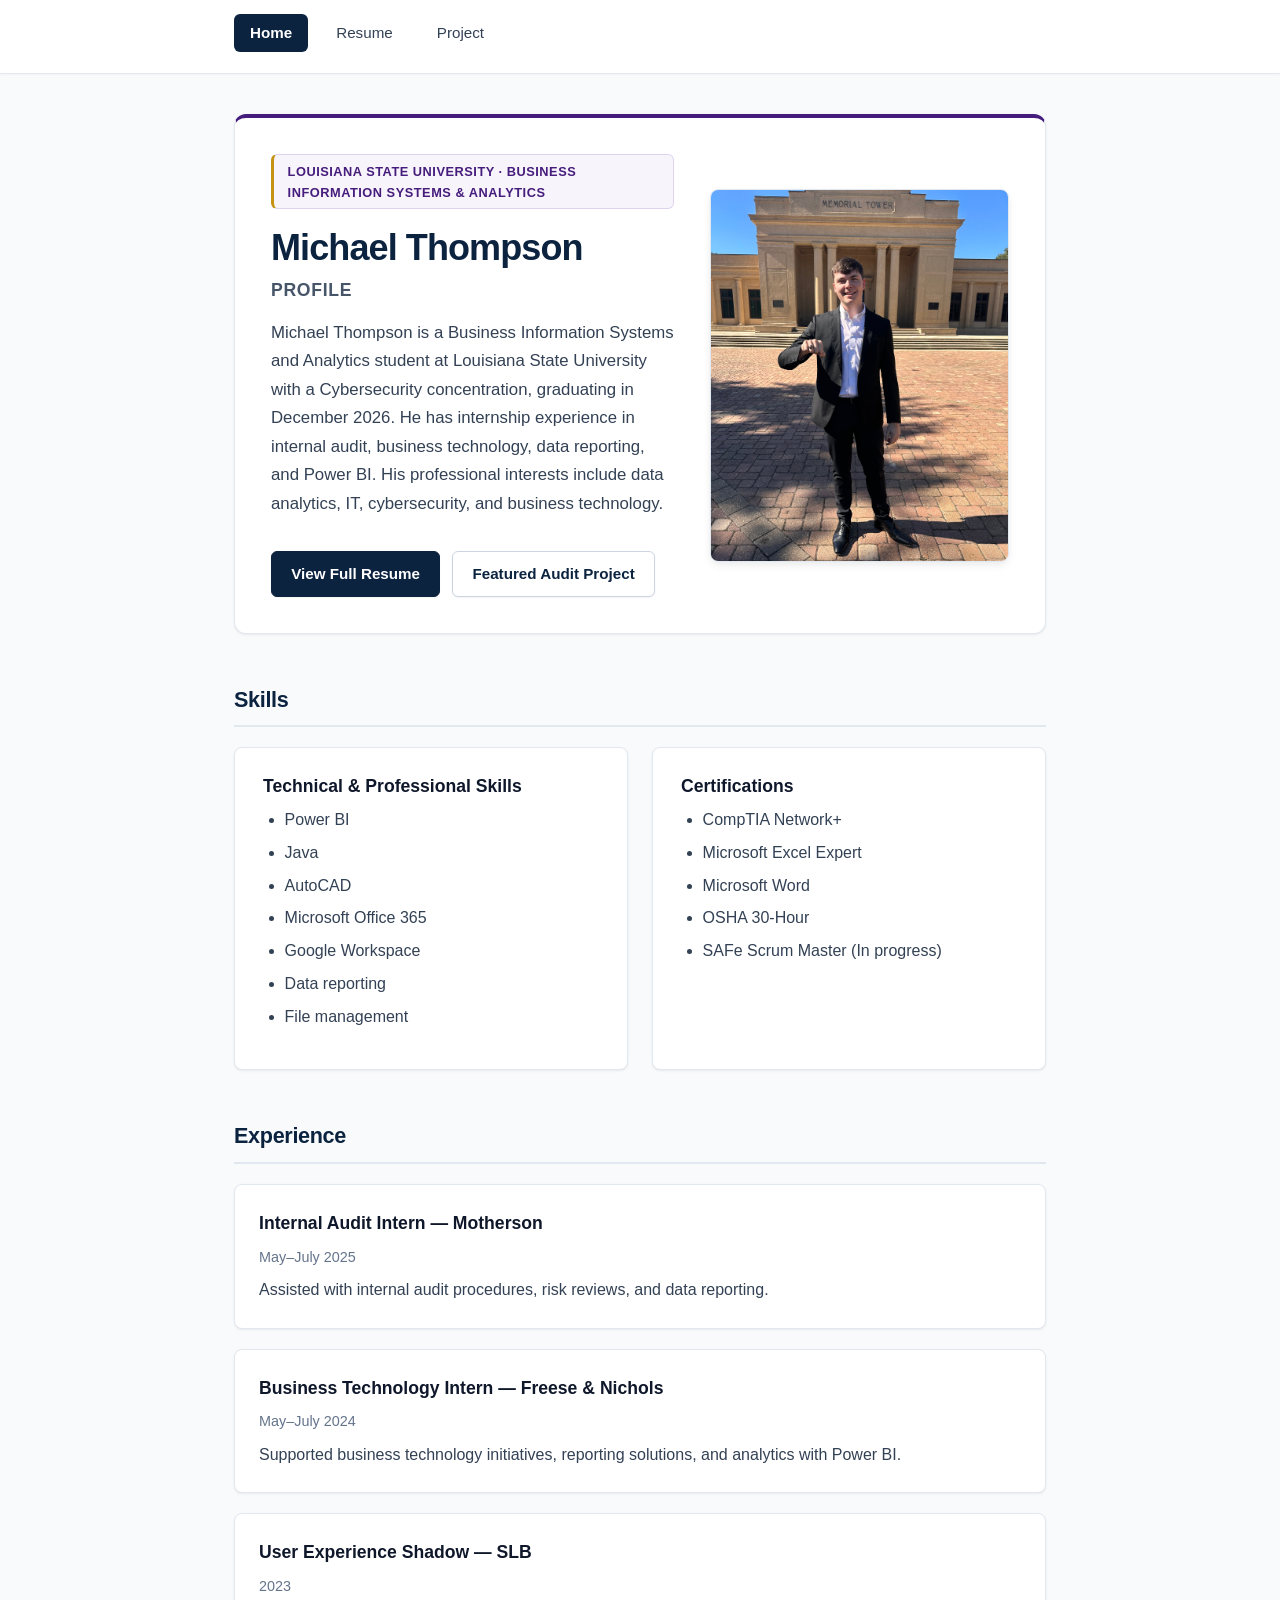
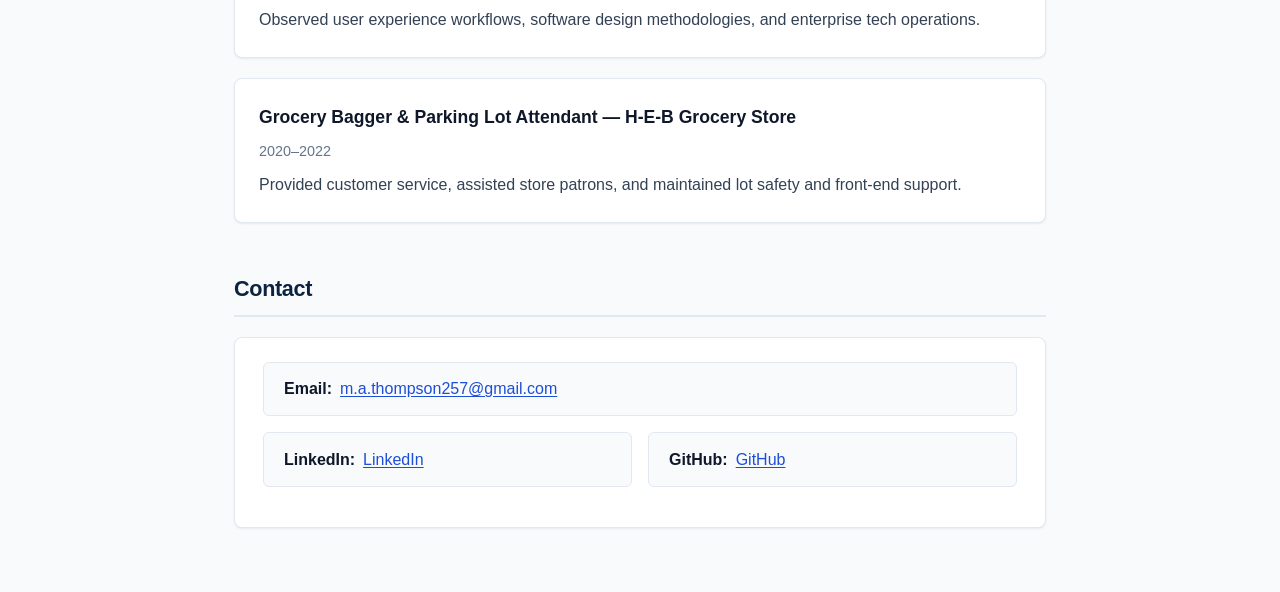
<file: index.html>
<!DOCTYPE html>
<html lang="en">
<head>
  <meta charset="UTF-8">
  <meta name="viewport" content="width=device-width, initial-scale=1.0">
  <title>Michael Thompson - Home</title>
  <link rel="stylesheet" href="styles.css">
</head>
<body>
  <header>
    <nav>
      <ul>
        <li><a href="index.html" class="active" aria-current="page">Home</a></li>
        <li><a href="resume.html">Resume</a></li>
        <li><a href="project.html">Project</a></li>
      </ul>
    </nav>
  </header>

  <main>
    <section class="hero-card" id="profile">
      <div class="hero-layout">
        <div class="hero-content">
          <div class="hero-badge">Louisiana State University · Business Information Systems &amp; Analytics</div>
          <h1>Michael Thompson</h1>
          <h2>Profile</h2>
          <p class="hero-text">Michael Thompson is a Business Information Systems and Analytics student at Louisiana State University with a Cybersecurity concentration, graduating in December 2026. He has internship experience in internal audit, business technology, data reporting, and Power BI. His professional interests include data analytics, IT, cybersecurity, and business technology.</p>
          <div class="hero-actions">
            <a href="resume.html" class="btn btn-primary">View Full Resume</a>
            <a href="project.html" class="btn btn-secondary">Featured Audit Project</a>
          </div>
        </div>
        <div class="hero-media">
          <img src="assets/images/lsu-memorial-tower.jpg" alt="Michael Thompson standing in front of LSU Memorial Tower" class="hero-photo">
        </div>
      </div>
    </section>

    <section id="skills">
      <h2>Skills</h2>
      <div class="card-grid">
        <div class="card">
          <h3>Technical &amp; Professional Skills</h3>
          <ul>
            <li>Power BI</li>
            <li>Java</li>
            <li>AutoCAD</li>
            <li>Microsoft Office 365</li>
            <li>Google Workspace</li>
            <li>Data reporting</li>
            <li>File management</li>
          </ul>
        </div>

        <div class="card">
          <h3>Certifications</h3>
          <ul>
            <li>CompTIA Network+</li>
            <li>Microsoft Excel Expert</li>
            <li>Microsoft Word</li>
            <li>OSHA 30-Hour</li>
            <li>SAFe Scrum Master (In progress)</li>
          </ul>
        </div>
      </div>
    </section>

    <section id="experience">
      <h2>Experience</h2>
      <div class="experience-card-list">
        <div class="experience-item">
          <h3>Internal Audit Intern — Motherson</h3>
          <p class="date">May–July 2025</p>
          <p>Assisted with internal audit procedures, risk reviews, and data reporting.</p>
        </div>

        <div class="experience-item">
          <h3>Business Technology Intern — Freese &amp; Nichols</h3>
          <p class="date">May–July 2024</p>
          <p>Supported business technology initiatives, reporting solutions, and analytics with Power BI.</p>
        </div>

        <div class="experience-item">
          <h3>User Experience Shadow — SLB</h3>
          <p class="date">2023</p>
          <p>Observed user experience workflows, software design methodologies, and enterprise tech operations.</p>
        </div>

        <div class="experience-item">
          <h3>Grocery Bagger &amp; Parking Lot Attendant — H-E-B Grocery Store</h3>
          <p class="date">2020–2022</p>
          <p>Provided customer service, assisted store patrons, and maintained lot safety and front-end support.</p>
        </div>
      </div>
    </section>

    <section id="contact">
      <h2>Contact</h2>
      <div class="contact-card">
        <ul class="contact-list">
          <li><strong>Email:</strong> <a href="mailto:m.a.thompson257@gmail.com">m.a.thompson257@gmail.com</a></li>
          <li><strong>LinkedIn:</strong> <a href="https://www.linkedin.com/in/michael-thompson-89a026421/" target="_blank" rel="noopener noreferrer">LinkedIn</a></li>
          <li><strong>GitHub:</strong> <a href="https://github.com/Mike-T04" target="_blank" rel="noopener noreferrer">GitHub</a></li>
        </ul>
      </div>
    </section>
  </main>
</body>
</html>
</file>
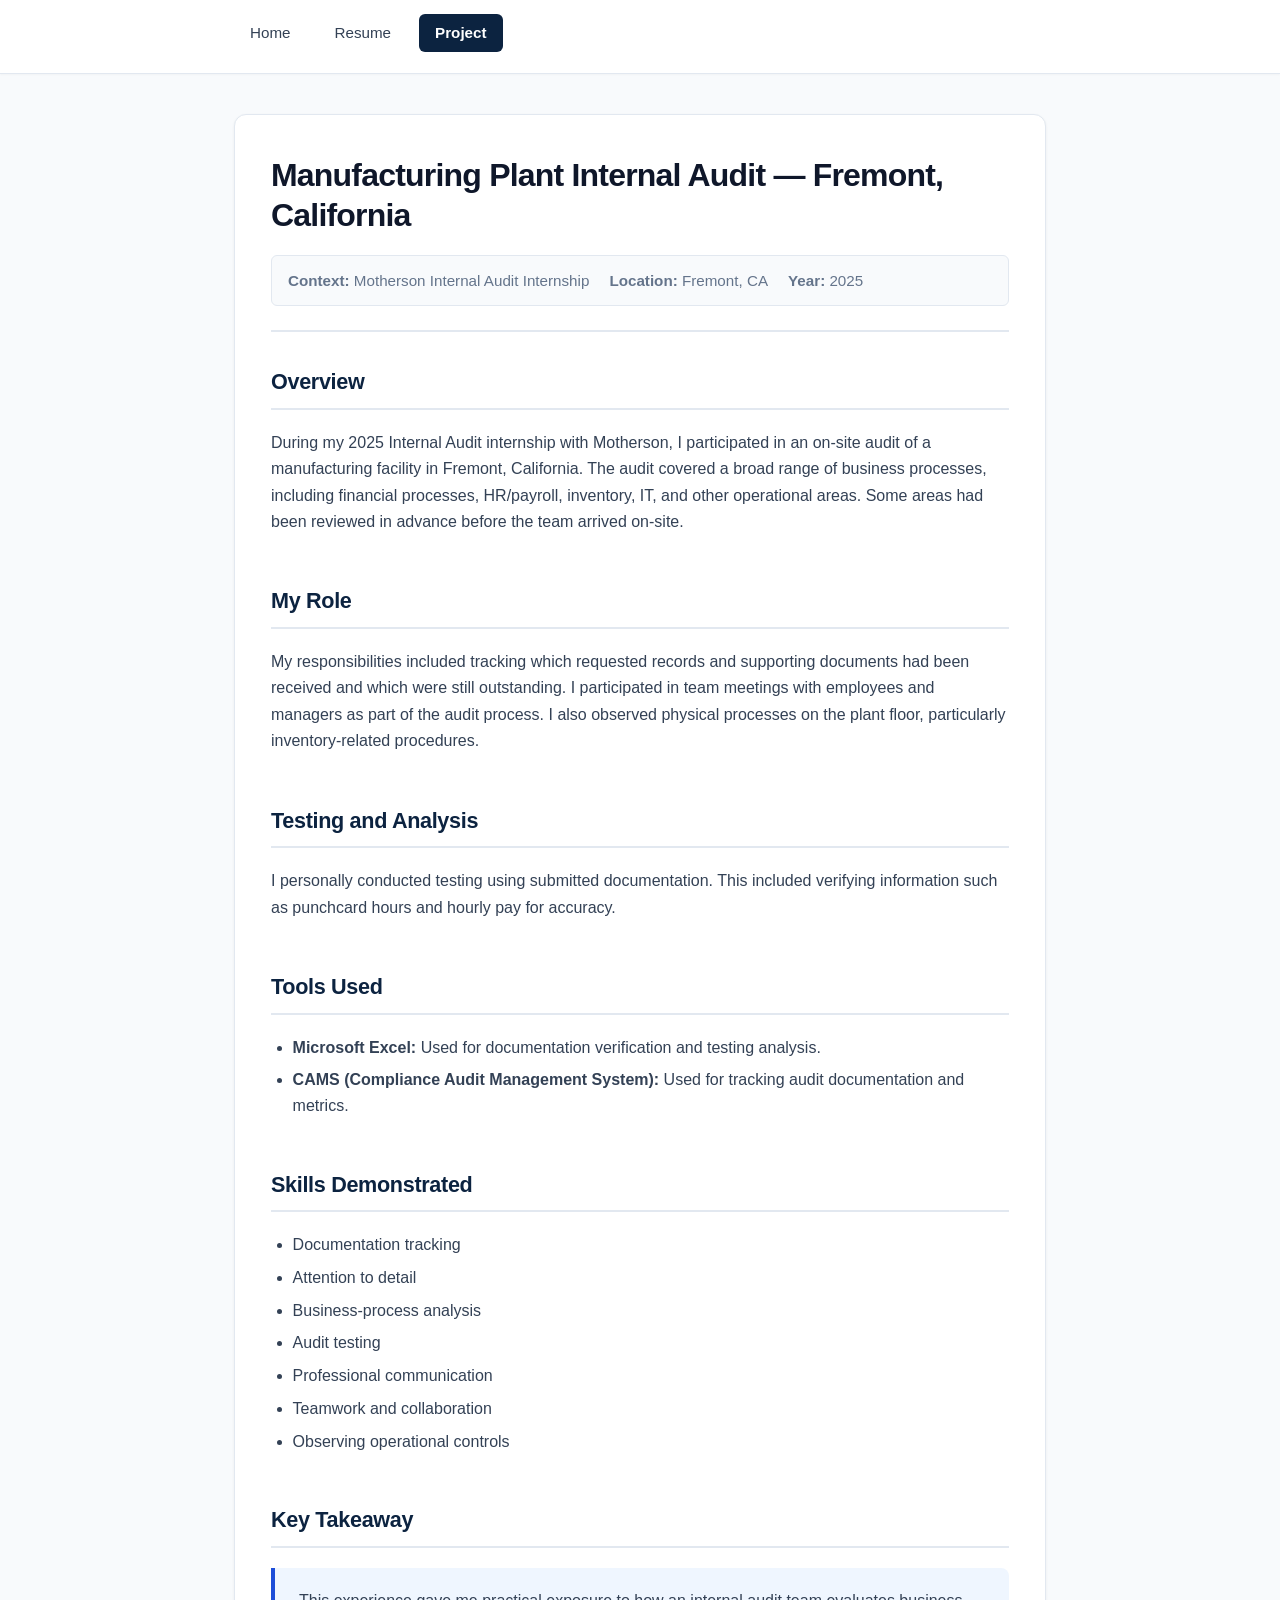
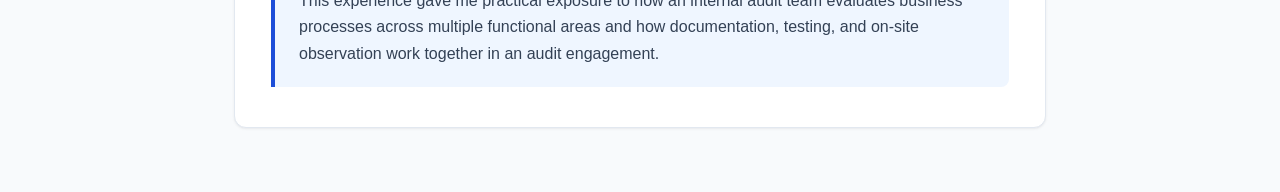
<file: project.html>
<!DOCTYPE html>
<html lang="en">
<head>
  <meta charset="UTF-8">
  <meta name="viewport" content="width=device-width, initial-scale=1.0">
  <title>Project - Manufacturing Plant Internal Audit</title>
  <link rel="stylesheet" href="styles.css">
</head>
<body>
  <header>
    <nav>
      <ul>
        <li><a href="index.html">Home</a></li>
        <li><a href="resume.html">Resume</a></li>
        <li><a href="project.html" class="active" aria-current="page">Project</a></li>
      </ul>
    </nav>
  </header>

  <main>
    <div class="case-study-container">
      <div class="case-study-header">
        <h1>Manufacturing Plant Internal Audit — Fremont, California</h1>
        <div class="project-meta">
          <span><strong>Context:</strong> Motherson Internal Audit Internship</span>
          <span><strong>Location:</strong> Fremont, CA</span>
          <span><strong>Year:</strong> 2025</span>
        </div>
      </div>

      <section id="overview">
        <h2>Overview</h2>
        <p>During my 2025 Internal Audit internship with Motherson, I participated in an on-site audit of a manufacturing facility in Fremont, California. The audit covered a broad range of business processes, including financial processes, HR/payroll, inventory, IT, and other operational areas. Some areas had been reviewed in advance before the team arrived on-site.</p>
      </section>

      <section id="my-role">
        <h2>My Role</h2>
        <p>My responsibilities included tracking which requested records and supporting documents had been received and which were still outstanding. I participated in team meetings with employees and managers as part of the audit process. I also observed physical processes on the plant floor, particularly inventory-related procedures.</p>
      </section>

      <section id="testing-and-analysis">
        <h2>Testing and Analysis</h2>
        <p>I personally conducted testing using submitted documentation. This included verifying information such as punchcard hours and hourly pay for accuracy.</p>
      </section>

      <section id="tools-used">
        <h2>Tools Used</h2>
        <ul>
          <li><strong>Microsoft Excel:</strong> Used for documentation verification and testing analysis.</li>
          <li><strong>CAMS (Compliance Audit Management System):</strong> Used for tracking audit documentation and metrics.</li>
        </ul>
      </section>

      <section id="skills-demonstrated">
        <h2>Skills Demonstrated</h2>
        <ul>
          <li>Documentation tracking</li>
          <li>Attention to detail</li>
          <li>Business-process analysis</li>
          <li>Audit testing</li>
          <li>Professional communication</li>
          <li>Teamwork and collaboration</li>
          <li>Observing operational controls</li>
        </ul>
      </section>

      <section id="key-takeaway">
        <h2>Key Takeaway</h2>
        <div class="takeaway-callout">
          <p>This experience gave me practical exposure to how an internal audit team evaluates business processes across multiple functional areas and how documentation, testing, and on-site observation work together in an audit engagement.</p>
        </div>
      </section>
    </div>
  </main>
</body>
</html>
</file>
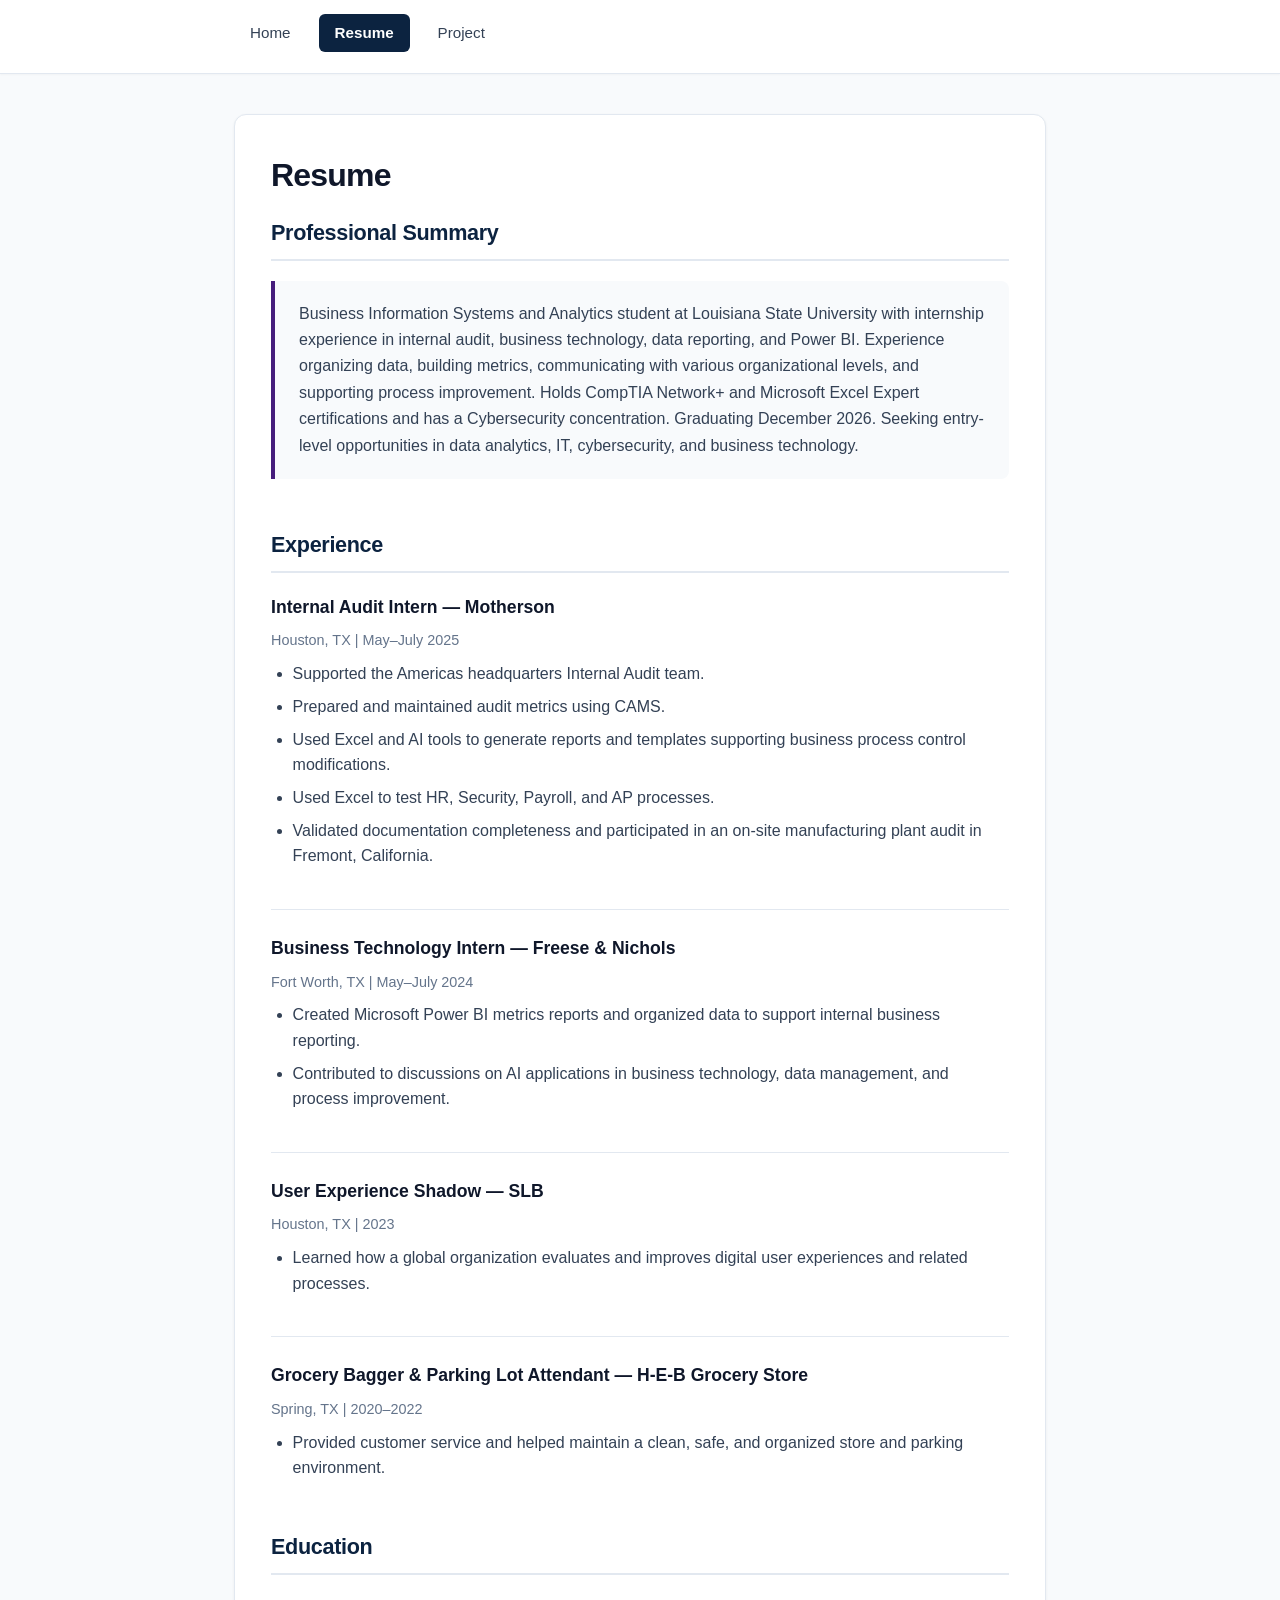
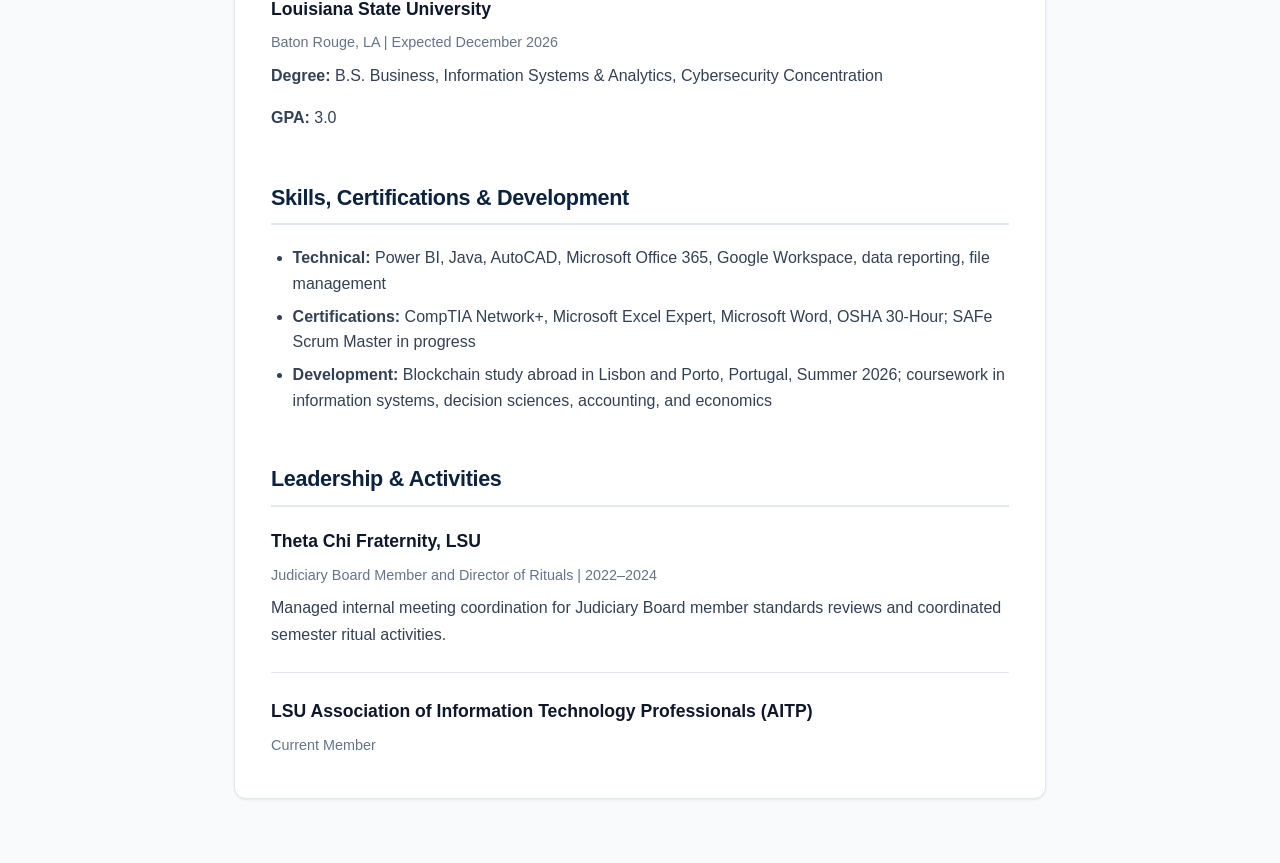
<file: resume.html>
<!DOCTYPE html>
<html lang="en">
<head>
  <meta charset="UTF-8">
  <meta name="viewport" content="width=device-width, initial-scale=1.0">
  <title>Michael Thompson - Resume</title>
  <link rel="stylesheet" href="styles.css">
</head>
<body>
  <header>
    <nav>
      <ul>
        <li><a href="index.html">Home</a></li>
        <li><a href="resume.html" class="active" aria-current="page">Resume</a></li>
        <li><a href="project.html">Project</a></li>
      </ul>
    </nav>
  </header>

  <main>
    <div class="resume-container">
      <h1>Resume</h1>

      <section id="professional-summary">
        <h2>Professional Summary</h2>
        <div class="summary-callout">
          <p>Business Information Systems and Analytics student at Louisiana State University with internship experience in internal audit, business technology, data reporting, and Power BI. Experience organizing data, building metrics, communicating with various organizational levels, and supporting process improvement. Holds CompTIA Network+ and Microsoft Excel Expert certifications and has a Cybersecurity concentration. Graduating December 2026. Seeking entry-level opportunities in data analytics, IT, cybersecurity, and business technology.</p>
        </div>
      </section>

      <section id="experience">
        <h2>Experience</h2>

        <div class="resume-item">
          <h3>Internal Audit Intern — Motherson</h3>
          <p class="meta-line">Houston, TX | May–July 2025</p>
          <ul>
            <li>Supported the Americas headquarters Internal Audit team.</li>
            <li>Prepared and maintained audit metrics using CAMS.</li>
            <li>Used Excel and AI tools to generate reports and templates supporting business process control modifications.</li>
            <li>Used Excel to test HR, Security, Payroll, and AP processes.</li>
            <li>Validated documentation completeness and participated in an on-site manufacturing plant audit in Fremont, California.</li>
          </ul>
        </div>

        <div class="resume-item">
          <h3>Business Technology Intern — Freese &amp; Nichols</h3>
          <p class="meta-line">Fort Worth, TX | May–July 2024</p>
          <ul>
            <li>Created Microsoft Power BI metrics reports and organized data to support internal business reporting.</li>
            <li>Contributed to discussions on AI applications in business technology, data management, and process improvement.</li>
          </ul>
        </div>

        <div class="resume-item">
          <h3>User Experience Shadow — SLB</h3>
          <p class="meta-line">Houston, TX | 2023</p>
          <ul>
            <li>Learned how a global organization evaluates and improves digital user experiences and related processes.</li>
          </ul>
        </div>

        <div class="resume-item">
          <h3>Grocery Bagger &amp; Parking Lot Attendant — H-E-B Grocery Store</h3>
          <p class="meta-line">Spring, TX | 2020–2022</p>
          <ul>
            <li>Provided customer service and helped maintain a clean, safe, and organized store and parking environment.</li>
          </ul>
        </div>
      </section>

      <section id="education">
        <h2>Education</h2>
        <div class="resume-item">
          <h3>Louisiana State University</h3>
          <p class="meta-line">Baton Rouge, LA | Expected December 2026</p>
          <p><strong>Degree:</strong> B.S. Business, Information Systems &amp; Analytics, Cybersecurity Concentration</p>
          <p><strong>GPA:</strong> 3.0</p>
        </div>
      </section>

      <section id="skills-certifications-development">
        <h2>Skills, Certifications &amp; Development</h2>
        <ul>
          <li><strong>Technical:</strong> Power BI, Java, AutoCAD, Microsoft Office 365, Google Workspace, data reporting, file management</li>
          <li><strong>Certifications:</strong> CompTIA Network+, Microsoft Excel Expert, Microsoft Word, OSHA 30-Hour; SAFe Scrum Master in progress</li>
          <li><strong>Development:</strong> Blockchain study abroad in Lisbon and Porto, Portugal, Summer 2026; coursework in information systems, decision sciences, accounting, and economics</li>
        </ul>
      </section>

      <section id="leadership-activities">
        <h2>Leadership &amp; Activities</h2>
        <div class="resume-item">
          <h3>Theta Chi Fraternity, LSU</h3>
          <p class="meta-line">Judiciary Board Member and Director of Rituals | 2022–2024</p>
          <p>Managed internal meeting coordination for Judiciary Board member standards reviews and coordinated semester ritual activities.</p>
        </div>
        <div class="resume-item">
          <h3>LSU Association of Information Technology Professionals (AITP)</h3>
          <p class="meta-line">Current Member</p>
        </div>
      </section>
    </div>
  </main>
</body>
</html>
</file>
<file: styles.css>
/* ==========================================================================
   Design System & Variables — Modern Business-Tech Theme
   ========================================================================== */
:root {
  /* Brand Palette: Deep Navy Base */
  --color-primary: #0c2340;          /* Deep executive navy */
  --color-primary-light: #16365c;
  --color-primary-hover: #081729;
  
  /* Modern Business-Tech Blue Accents */
  --color-accent: #2563eb;           /* Modern business-tech blue */
  --color-accent-dark: #1d4ed8;      /* High-contrast link & badge blue (WCAG AA) */
  --color-accent-subtle: #eff6ff;     /* Soft blue tint */
  --color-accent-border: #bfdbfe;

  /* LSU-Inspired Restrained Accents */
  --color-lsu-purple: #461d7c;        /* Dignified LSU royal purple (WCAG AAA compliant on white: 10.2:1) */
  --color-lsu-purple-light: #5c28a3;
  --color-lsu-purple-subtle: #f7f4fb; /* Soft purple tint for badges & accents */
  --color-lsu-purple-border: #dfd4f0;
  --color-lsu-gold: #c69214;          /* Accessible antique gold (WCAG AA compliant: 4.5:1) */
  --color-lsu-gold-subtle: #fffdf5;   /* Subtle warm gold tint */
  --color-lsu-gold-border: #f3dfa2;
  
  /* Neutrals & Text (WCAG AA/AAA compliant) */
  --color-text-main: #0f172a;        /* High-contrast dark slate for headings */
  --color-text-body: #334155;        /* Balanced slate for body copy (WCAG AAA) */
  --color-text-secondary: #475569;   /* Secondary slate text */
  --color-text-muted: #64748b;       /* Subtle text for dates & locations (WCAG AA) */
  
  /* Backgrounds & Surfaces */
  --color-bg-page: #f8fafc;          /* Off-white canvas */
  --color-bg-surface: #ffffff;       /* Pure white card surface */
  --color-bg-subtle: #f1f5f9;        /* Soft neutral fill */
  
  /* Borders & Dividers */
  --color-border: #e2e8f0;           /* Subtle neutral border */
  --color-border-dark: #cbd5e1;
  
  /* Shadows */
  --shadow-sm: 0 1px 2px 0 rgba(15, 23, 42, 0.05);
  --shadow-card: 0 1px 3px 0 rgba(15, 23, 42, 0.06), 0 1px 2px -1px rgba(15, 23, 42, 0.06);
  --shadow-card-hover: 0 4px 6px -1px rgba(15, 23, 42, 0.08), 0 2px 4px -2px rgba(15, 23, 42, 0.06);
  
  /* Typography */
  --font-family: -apple-system, BlinkMacSystemFont, "Segoe UI", Roboto, "Helvetica Neue", Arial, sans-serif;
  --line-height-body: 1.65;
  
  /* Layout & Spacing */
  --max-width: 860px;
  --radius-sm: 6px;
  --radius-md: 8px;
  --radius-lg: 12px;
}

/* ==========================================================================
   Base & Reset
   ========================================================================== */
* {
  box-sizing: border-box;
  margin: 0;
  padding: 0;
}

body {
  font-family: var(--font-family);
  line-height: var(--line-height-body);
  color: var(--color-text-body);
  background-color: var(--color-bg-page);
  -webkit-font-smoothing: antialiased;
  -moz-osx-font-smoothing: grayscale;
  overflow-wrap: break-word;
}

/* ==========================================================================
   Header & Navigation
   ========================================================================== */
header {
  background-color: var(--color-bg-surface);
  border-bottom: 1px solid var(--color-border);
  position: sticky;
  top: 0;
  z-index: 50;
  box-shadow: 0 1px 2px 0 rgba(15, 23, 42, 0.03);
}

nav {
  max-width: var(--max-width);
  margin: 0 auto;
  padding: 0.85rem 1.5rem;
}

nav ul {
  display: flex;
  flex-wrap: wrap;
  list-style: none;
  gap: 0.5rem 0.75rem;
  padding: 0;
  margin: 0;
}

nav a {
  display: inline-block;
  text-decoration: none;
  color: var(--color-text-body);
  font-weight: 500;
  font-size: 0.95rem;
  padding: 0.45rem 1rem;
  border-radius: var(--radius-sm);
  transition: color 0.15s ease, background-color 0.15s ease;
}

nav a:hover,
nav a:focus {
  color: var(--color-primary);
  background-color: var(--color-bg-subtle);
}

nav a.active {
  color: #ffffff;
  background-color: var(--color-primary);
  font-weight: 600;
}

/* ==========================================================================
   Main Container & Typography
   ========================================================================== */
main {
  max-width: var(--max-width);
  margin: 2.5rem auto 4rem;
  padding: 0 1.5rem;
}

h1 {
  font-size: 2rem;
  font-weight: 700;
  letter-spacing: -0.025em;
  line-height: 1.25;
  color: var(--color-text-main);
  margin-bottom: 1.25rem;
}

h2 {
  font-size: 1.35rem;
  font-weight: 700;
  letter-spacing: -0.015em;
  color: var(--color-primary);
  padding-bottom: 0.5rem;
  border-bottom: 2px solid var(--color-border);
  margin-top: 0;
  margin-bottom: 1.25rem;
}

h3 {
  font-size: 1.1rem;
  font-weight: 600;
  color: var(--color-text-main);
  margin-top: 0;
  margin-bottom: 0.35rem;
}

p {
  margin-bottom: 1rem;
  color: var(--color-text-body);
}

p:last-child {
  margin-bottom: 0;
}

/* Sections */
section {
  margin-bottom: 3rem;
}

section:last-of-type {
  margin-bottom: 0;
}

/* Lists */
ul {
  margin-left: 1.35rem;
  margin-bottom: 1rem;
}

li {
  margin-bottom: 0.45rem;
  line-height: 1.6;
}

li:last-child {
  margin-bottom: 0;
}

/* Links */
a {
  color: var(--color-accent-dark);
  text-decoration: underline;
  text-underline-offset: 2px;
  transition: color 0.15s ease;
  overflow-wrap: break-word;
  word-break: break-word;
}

a:hover,
a:focus {
  color: var(--color-primary);
}

/* Action Buttons */
.btn {
  display: inline-flex;
  align-items: center;
  justify-content: center;
  padding: 0.6rem 1.2rem;
  font-size: 0.95rem;
  font-weight: 600;
  text-decoration: none;
  border-radius: var(--radius-sm);
  transition: background-color 0.15s ease, transform 0.15s ease, box-shadow 0.15s ease, border-color 0.15s ease;
}

.btn-primary {
  background-color: var(--color-primary);
  color: #ffffff;
  border: 1px solid var(--color-primary);
  box-shadow: var(--shadow-sm);
}

.btn-primary:hover,
.btn-primary:focus {
  background-color: var(--color-primary-light);
  color: #ffffff;
  transform: translateY(-1px);
  box-shadow: 0 0 0 2px var(--color-lsu-purple-border);
}

.btn-secondary {
  background-color: var(--color-bg-surface);
  color: var(--color-primary);
  border: 1px solid var(--color-border-dark);
  box-shadow: var(--shadow-sm);
}

.btn-secondary:hover,
.btn-secondary:focus {
  background-color: var(--color-bg-subtle);
  border-color: var(--color-lsu-gold);
  color: var(--color-primary);
  transform: translateY(-1px);
}

/* ==========================================================================
   Hero Section (Home Page)
   ========================================================================== */
.hero-card {
  background-color: var(--color-bg-surface);
  border: 1px solid var(--color-border);
  border-top: 4px solid var(--color-lsu-purple);
  border-radius: var(--radius-lg);
  padding: 2.25rem;
  margin-bottom: 3rem;
  box-shadow: var(--shadow-card);
}

.hero-layout {
  display: grid;
  grid-template-columns: 1.35fr 1fr;
  gap: 2.25rem;
  align-items: center;
}

.hero-content {
  display: flex;
  flex-direction: column;
}

.hero-media {
  display: flex;
  justify-content: center;
  align-items: center;
}

.hero-photo {
  width: 100%;
  height: 100%;
  max-height: 400px;
  aspect-ratio: 4 / 5;
  object-fit: cover;
  object-position: center top;
  border-radius: var(--radius-md);
  border: 1px solid var(--color-border);
  box-shadow: 0 4px 12px -2px rgba(15, 23, 42, 0.08), 0 2px 6px -1px rgba(15, 23, 42, 0.04);
}

.hero-badge {
  display: inline-block;
  align-self: flex-start;
  font-size: 0.8rem;
  font-weight: 600;
  text-transform: uppercase;
  letter-spacing: 0.04em;
  color: var(--color-lsu-purple);
  background-color: var(--color-lsu-purple-subtle);
  border: 1px solid var(--color-lsu-purple-border);
  border-left: 3px solid var(--color-lsu-gold);
  padding: 0.35rem 0.85rem;
  border-radius: var(--radius-sm);
  margin-bottom: 1rem;
}

.hero-card h1 {
  font-size: 2.25rem;
  margin-bottom: 0.35rem;
  color: var(--color-primary);
}

.hero-card h2 {
  font-size: 1.1rem;
  border-bottom: none;
  padding-bottom: 0;
  margin-bottom: 0.85rem;
  color: var(--color-text-secondary);
  font-weight: 600;
  text-transform: uppercase;
  letter-spacing: 0.04em;
}

.hero-text {
  font-size: 1.05rem;
  line-height: 1.7;
  color: var(--color-text-body);
  margin-bottom: 1.25rem;
}

.hero-actions {
  display: flex;
  flex-wrap: wrap;
  gap: 0.75rem;
  margin-top: 0.75rem;
}

/* ==========================================================================
   Card-Style Components (Home & Shared)
   ========================================================================== */
.card-grid {
  display: grid;
  grid-template-columns: repeat(auto-fit, minmax(280px, 1fr));
  gap: 1.5rem;
}

.card {
  background-color: var(--color-bg-surface);
  border: 1px solid var(--color-border);
  border-radius: var(--radius-md);
  padding: 1.5rem 1.75rem;
  box-shadow: var(--shadow-card);
  transition: transform 0.15s ease, box-shadow 0.15s ease, border-color 0.15s ease;
}

.card:hover {
  border-color: var(--color-border-dark);
  box-shadow: var(--shadow-card-hover);
  transform: translateY(-1px);
}

.experience-card-list {
  display: flex;
  flex-direction: column;
  gap: 1.25rem;
}

.experience-item {
  background-color: var(--color-bg-surface);
  border: 1px solid var(--color-border);
  border-radius: var(--radius-md);
  padding: 1.5rem;
  box-shadow: var(--shadow-card);
  transition: transform 0.15s ease, box-shadow 0.15s ease, border-color 0.15s ease;
}

.experience-item:hover {
  border-color: var(--color-border-dark);
  box-shadow: var(--shadow-card-hover);
  transform: translateY(-1px);
}

.date,
.meta-line {
  display: inline-block;
  color: var(--color-text-muted);
  font-size: 0.9rem;
  font-weight: 500;
  margin-bottom: 0.5rem;
}

/* Contact Card & List */
.contact-card {
  background-color: var(--color-bg-surface);
  border: 1px solid var(--color-border);
  border-radius: var(--radius-md);
  padding: 1.5rem 1.75rem;
  box-shadow: var(--shadow-card);
}

.contact-list {
  list-style: none;
  margin-left: 0;
  padding-left: 0;
  display: grid;
  grid-template-columns: repeat(2, 1fr);
  gap: 1rem;
}

.contact-list li:first-child {
  grid-column: 1 / -1;
}

.contact-list li {
  background-color: var(--color-bg-page);
  border: 1px solid var(--color-border);
  border-radius: var(--radius-sm);
  padding: 0.85rem 1.25rem;
  display: flex;
  flex-wrap: wrap;
  align-items: baseline;
  gap: 0.35rem 0.5rem;
  margin-bottom: 0;
}

.contact-list li strong {
  color: var(--color-text-main);
  flex-shrink: 0;
}

.contact-list a {
  word-break: normal;
  overflow-wrap: anywhere;
}

/* ==========================================================================
   Resume Page Styling
   ========================================================================== */
.resume-container {
  background-color: var(--color-bg-surface);
  border: 1px solid var(--color-border);
  border-radius: var(--radius-lg);
  padding: 2.5rem 2.25rem;
  box-shadow: var(--shadow-card);
}

.summary-callout {
  background-color: var(--color-bg-page);
  border-left: 4px solid var(--color-lsu-purple);
  border-radius: 0 var(--radius-md) var(--radius-md) 0;
  padding: 1.25rem 1.5rem;
  margin-bottom: 1.5rem;
}

.resume-item {
  padding-bottom: 1.5rem;
  margin-bottom: 1.5rem;
  border-bottom: 1px solid var(--color-border);
}

.resume-item:last-child {
  border-bottom: none;
  padding-bottom: 0;
  margin-bottom: 0;
}

/* ==========================================================================
   Project / Case-Study Page Styling
   ========================================================================== */
.case-study-container {
  background-color: var(--color-bg-surface);
  border: 1px solid var(--color-border);
  border-radius: var(--radius-lg);
  padding: 2.5rem 2.25rem;
  box-shadow: var(--shadow-card);
}

.case-study-header {
  margin-bottom: 2rem;
  padding-bottom: 1.5rem;
  border-bottom: 2px solid var(--color-border);
}

.project-meta {
  display: flex;
  flex-wrap: wrap;
  gap: 0.5rem 1.25rem;
  color: var(--color-text-muted);
  font-size: 0.95rem;
  margin-top: 0.75rem;
  margin-bottom: 0;
  padding: 0.75rem 1rem;
  background-color: var(--color-bg-page);
  border: 1px solid var(--color-border);
  border-radius: var(--radius-sm);
}

.takeaway-callout {
  background-color: var(--color-accent-subtle);
  border-left: 4px solid var(--color-accent-dark);
  border-radius: 0 var(--radius-md) var(--radius-md) 0;
  padding: 1.25rem 1.5rem;
  color: var(--color-text-main);
}

/* ==========================================================================
   Responsive Adjustments
   ========================================================================== */
@media (max-width: 768px) {
  .hero-layout {
    grid-template-columns: 1fr;
    gap: 1.75rem;
  }

  .hero-media {
    order: 2;
  }

  .hero-photo {
    max-width: 320px;
    max-height: 360px;
  }
}

@media (max-width: 640px) {
  nav {
    padding: 0.75rem 1rem;
  }

  main {
    margin: 1.25rem auto 2.5rem;
    padding: 0 1rem;
  }

  .hero-card,
  .resume-container,
  .case-study-container {
    padding: 1.5rem 1.25rem;
  }

  .hero-card h1 {
    font-size: 1.75rem;
  }

  h1 {
    font-size: 1.5rem;
  }

  h2 {
    font-size: 1.2rem;
  }

  .contact-list {
    grid-template-columns: 1fr;
  }
}

@media (max-width: 360px) {
  nav {
    padding: 0.5rem 0.75rem;
  }

  nav a {
    padding: 0.35rem 0.65rem;
    font-size: 0.9rem;
  }

  .hero-card,
  .resume-container,
  .case-study-container,
  .card,
  .experience-item,
  .contact-card {
    padding: 1.25rem 0.85rem;
  }

  .hero-photo {
    max-width: 250px;
    max-height: 290px;
  }

  ul {
    margin-left: 1.15rem;
  }

  .contact-list a {
    font-size: 0.875rem;
  }
}
</file>
